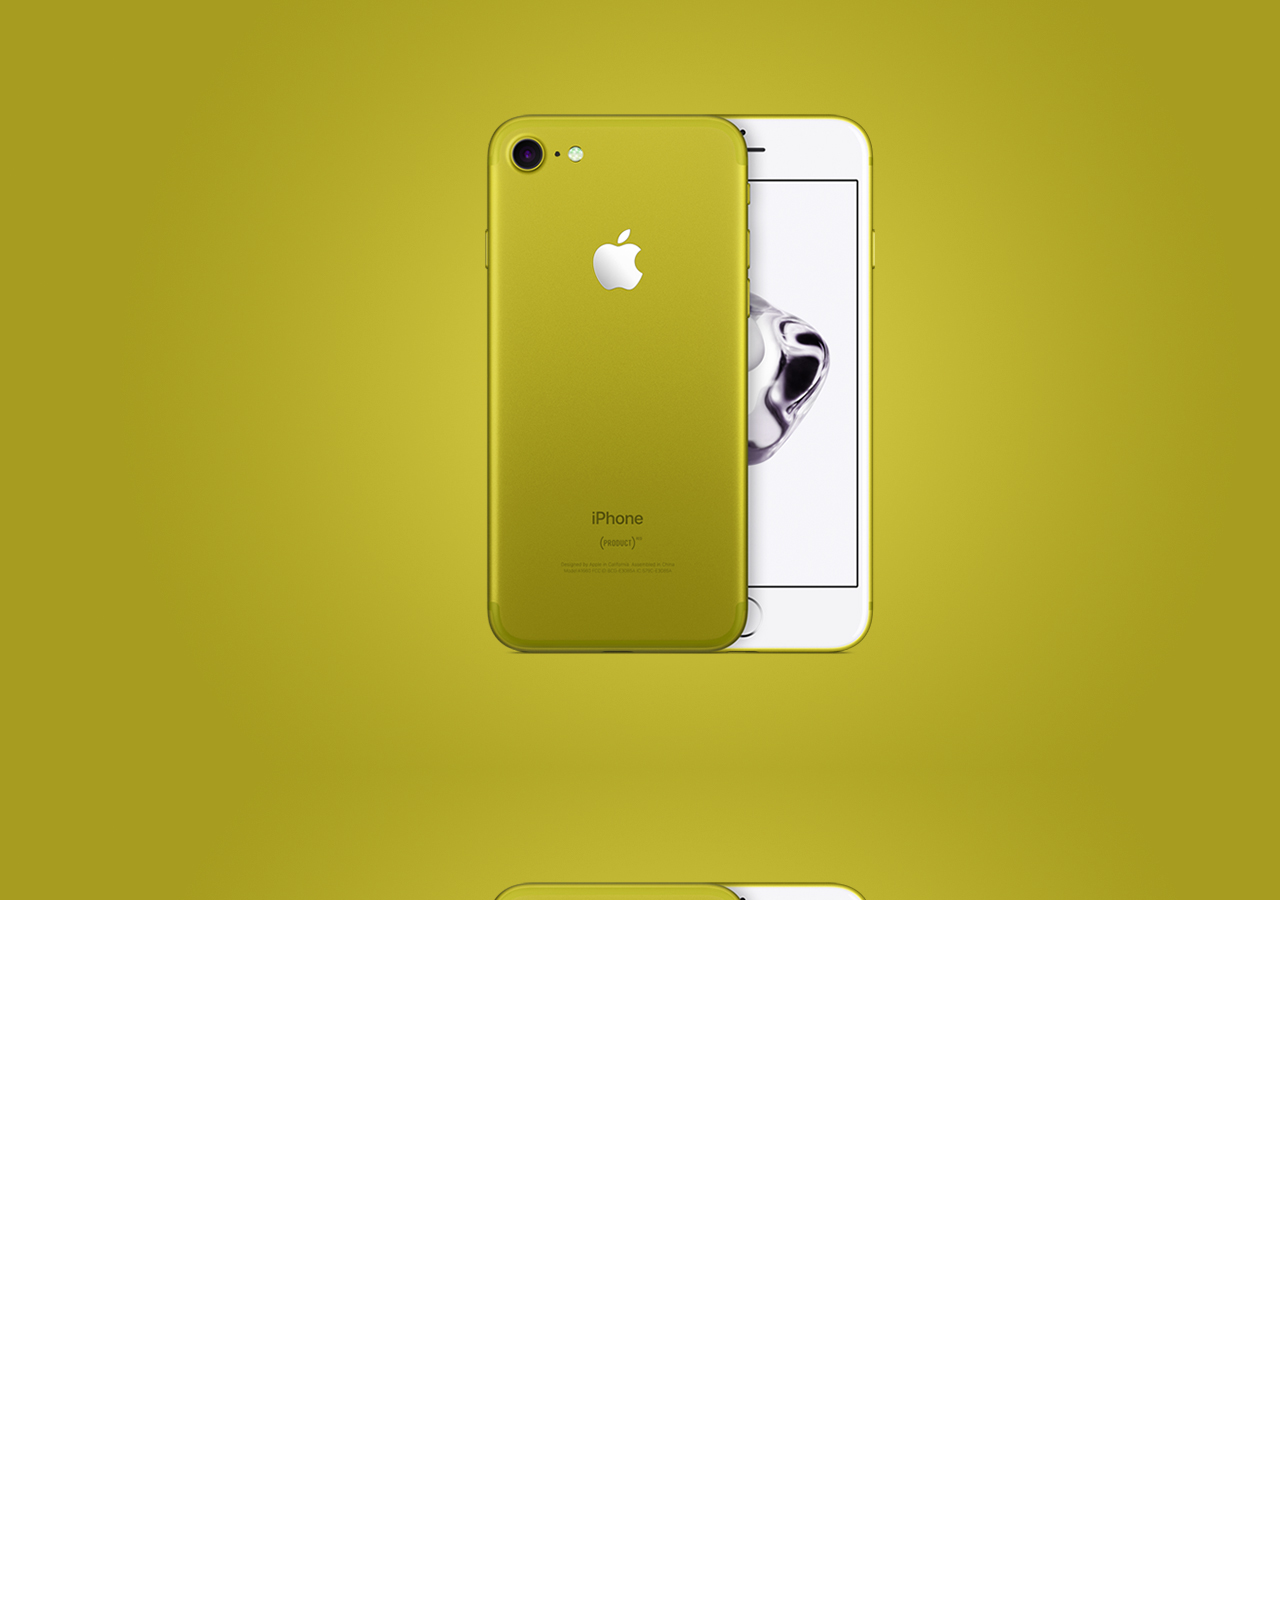
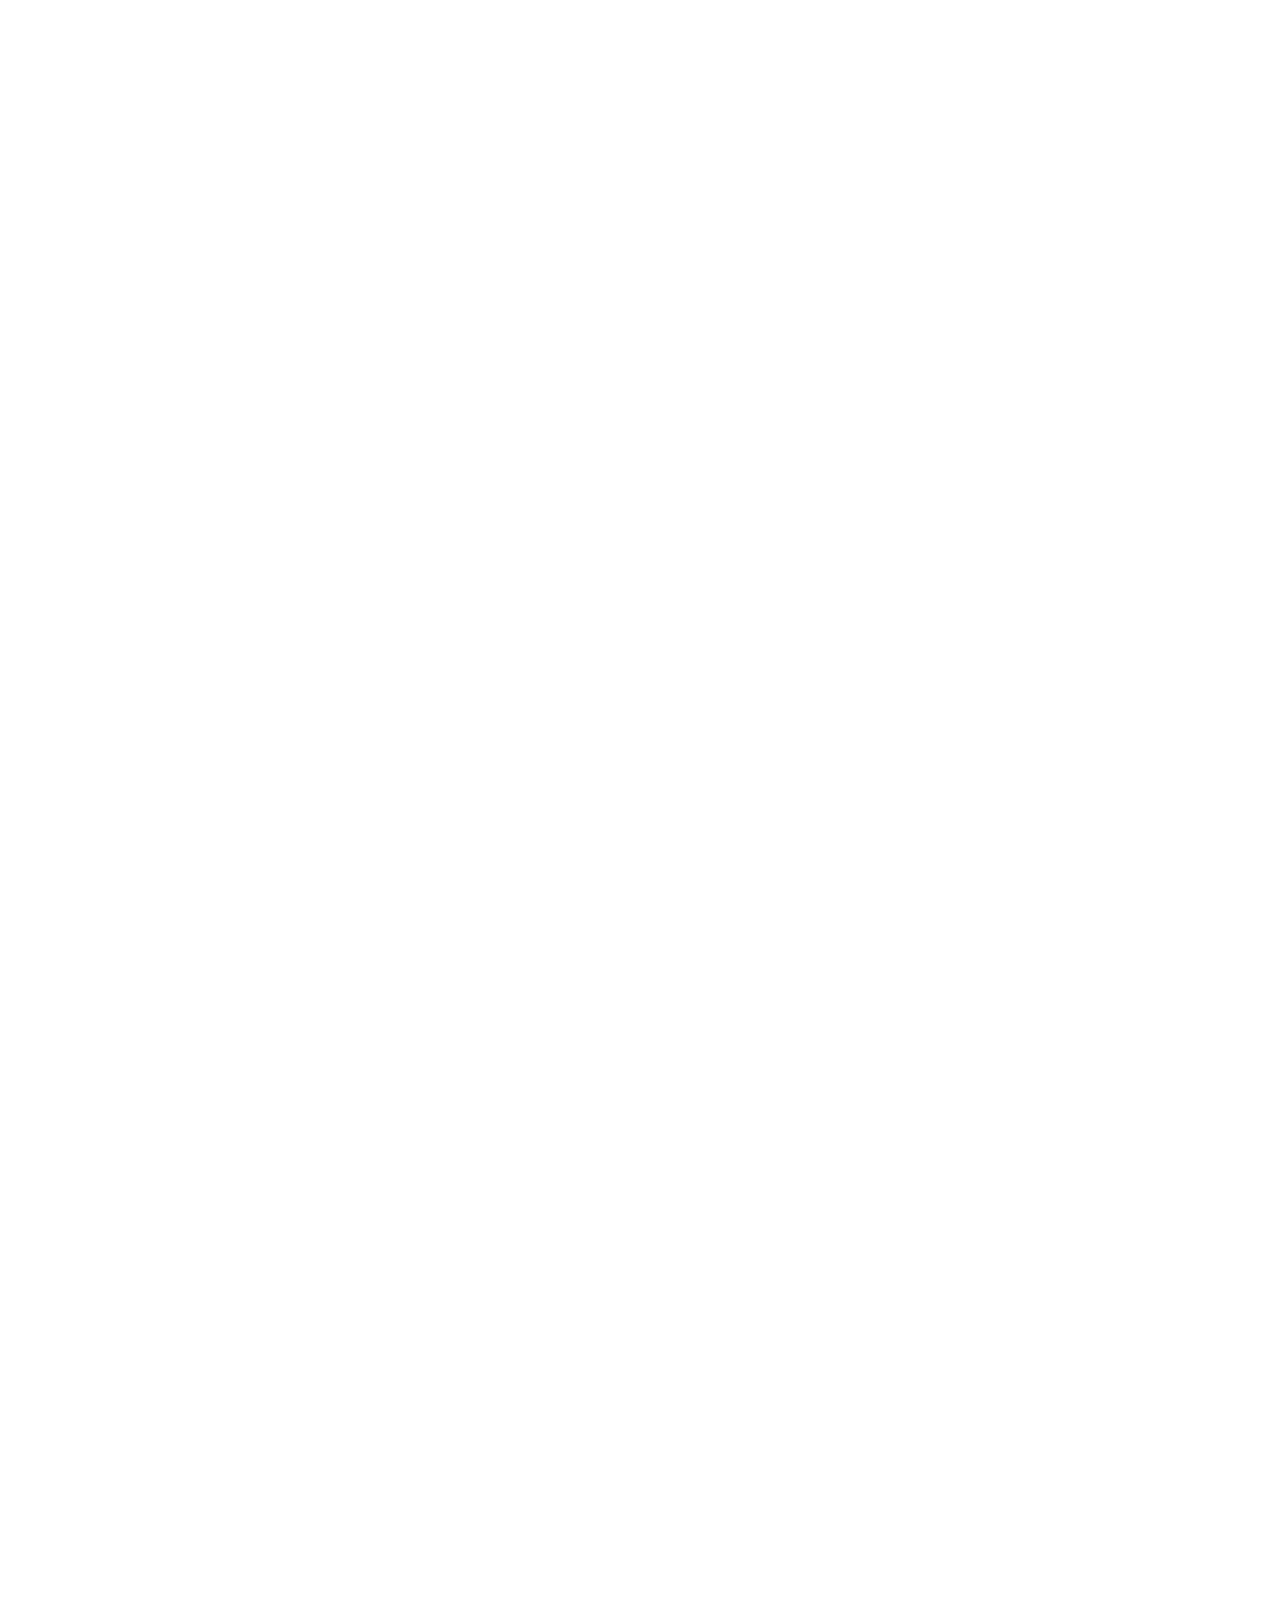
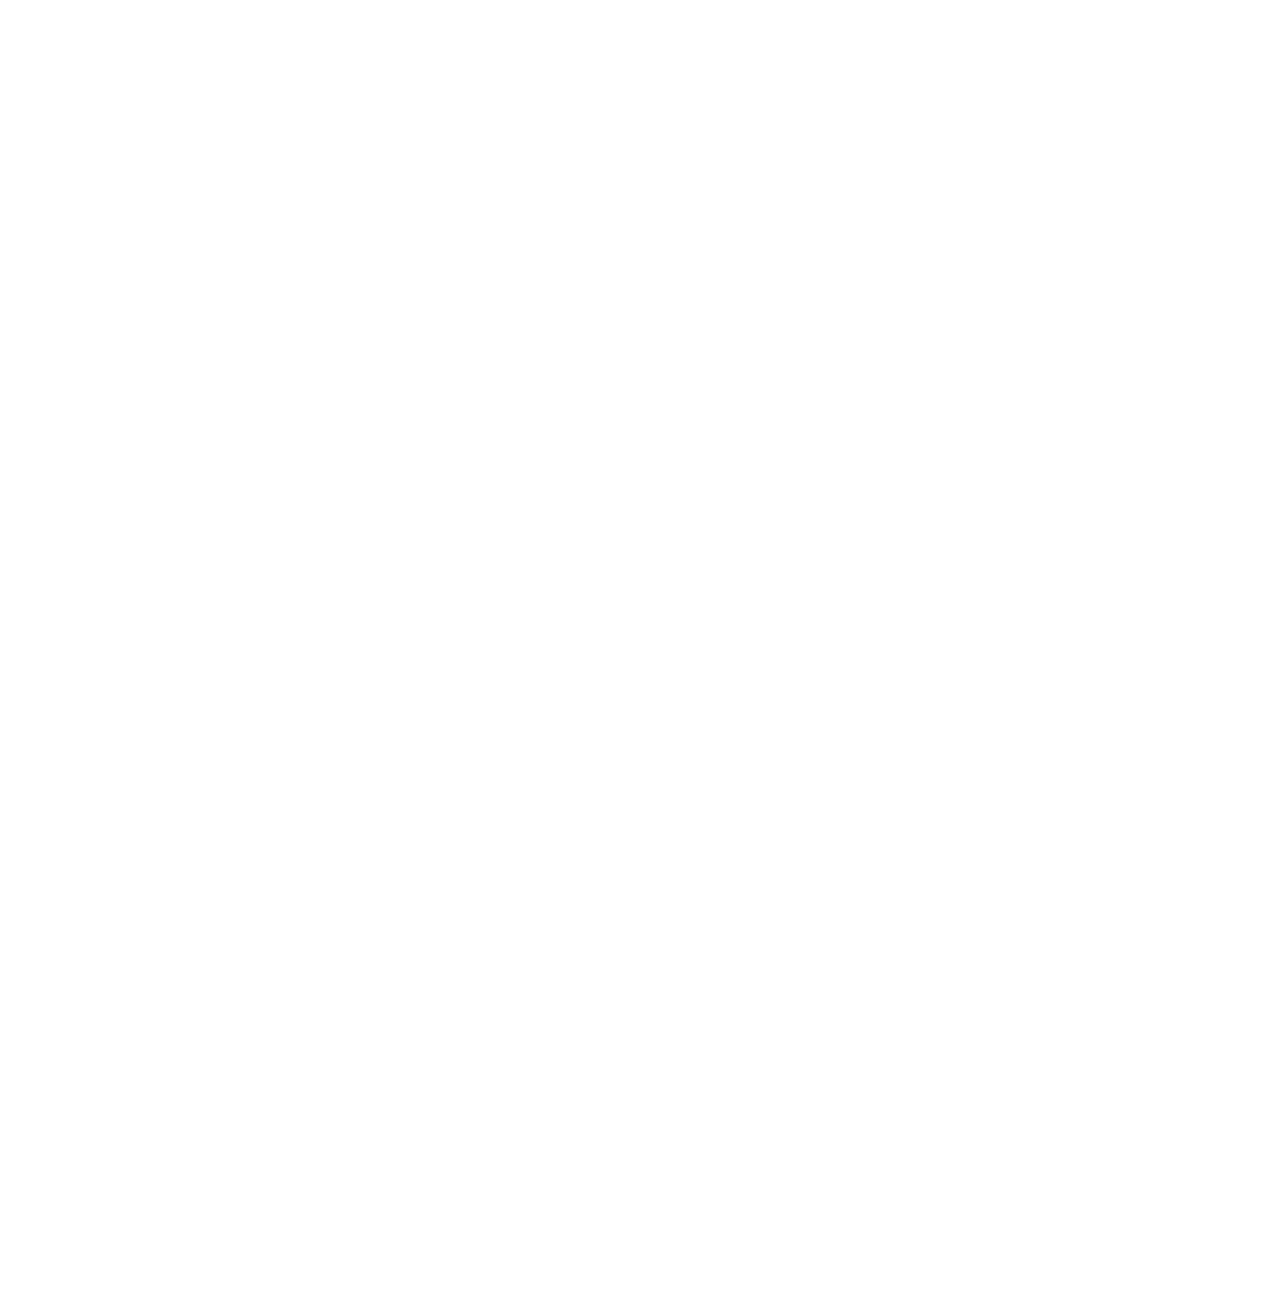
<file: background/index.html>
<!DOCTYPE html>
<html lang="ru">
<head>
  <meta charset="UTF-8">
  <meta name="viewport" content="width=device-width, initial-scale=1.0">
  <meta http-equiv="X-UA-Compatible" content="ie=edge">
  <link rel="stylesheet" href="style.css">
  <title>CSS Fixed Background Scrolling Effect</title>
</head>
<body>
  <section class="sect1"></section>
  <section class="sect2"></section>
  <section class="sect3"></section>
  <section class="sect4"></section>
  <section class="sect5"></section>
</body>
</html>
</file>
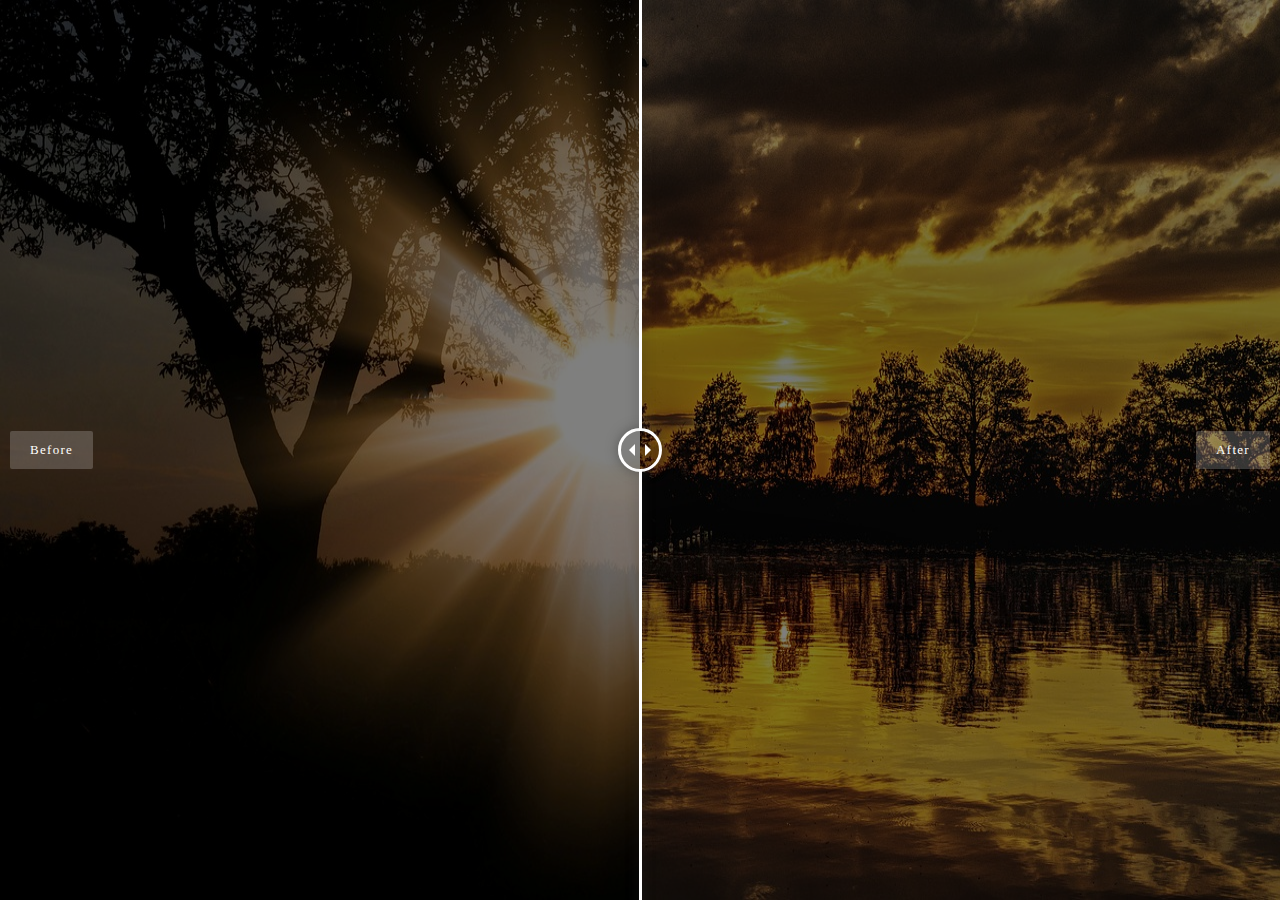
<file: sliders/Image Comparison Slider/index.html>
<!DOCTYPE html>
<html lang="en">
<head>
  <title>Image Comparison Slider with jQuery & CSS3</title>
  <link rel="stylesheet" href="style.css">
  <link rel="stylesheet" href="twentytwenty.css">

  <script src="https://code.jquery.com/jquery-3.2.1.js"></script>
  <script src="jquery.event.move.js"></script>
  <script src="jquery.twentytwenty.js"></script>
  <script>
    $(function() {
      $(".box[data-orientation != 'vertical']").twentytwenty({default_offset_pct:0.5})
    })
  </script>
</head>
<body>
  <div class="box">
    <img src="image1.jpg" alt="">
    <img src="image2.jpg" alt="">
  </div>
</body>
</html>
</file>
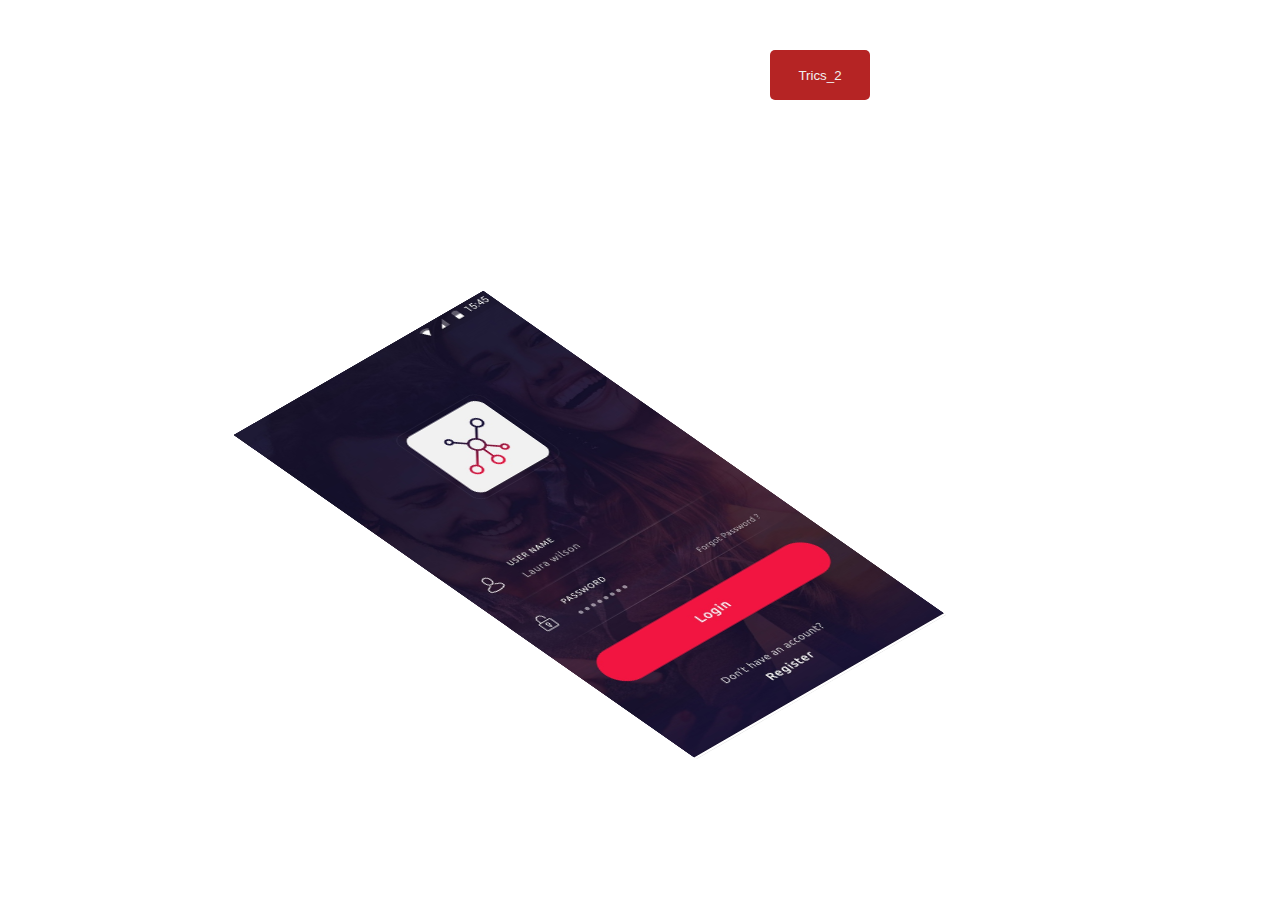
<file: image-hover-effect/Effects_1/tricks_1.html>
<!DOCTYPE html>
<html lang="en">
<head>
	<meta charset="UTF-8">
	<title>CSS 3d Layered Image Hover Effects</title>
	<link rel="stylesheet" href="style.css">
</head>
<body>
		<div class="container">
			<img src="image.jpg" alt="">
			<img src="image.jpg" alt="">
			<img src="image.jpg" alt="">
			<img src="image.jpg" alt="">
		</div>	

		<button><a href="tricks_2.html">Trics_2</a></button>	
		
</body>
</html>
</file>
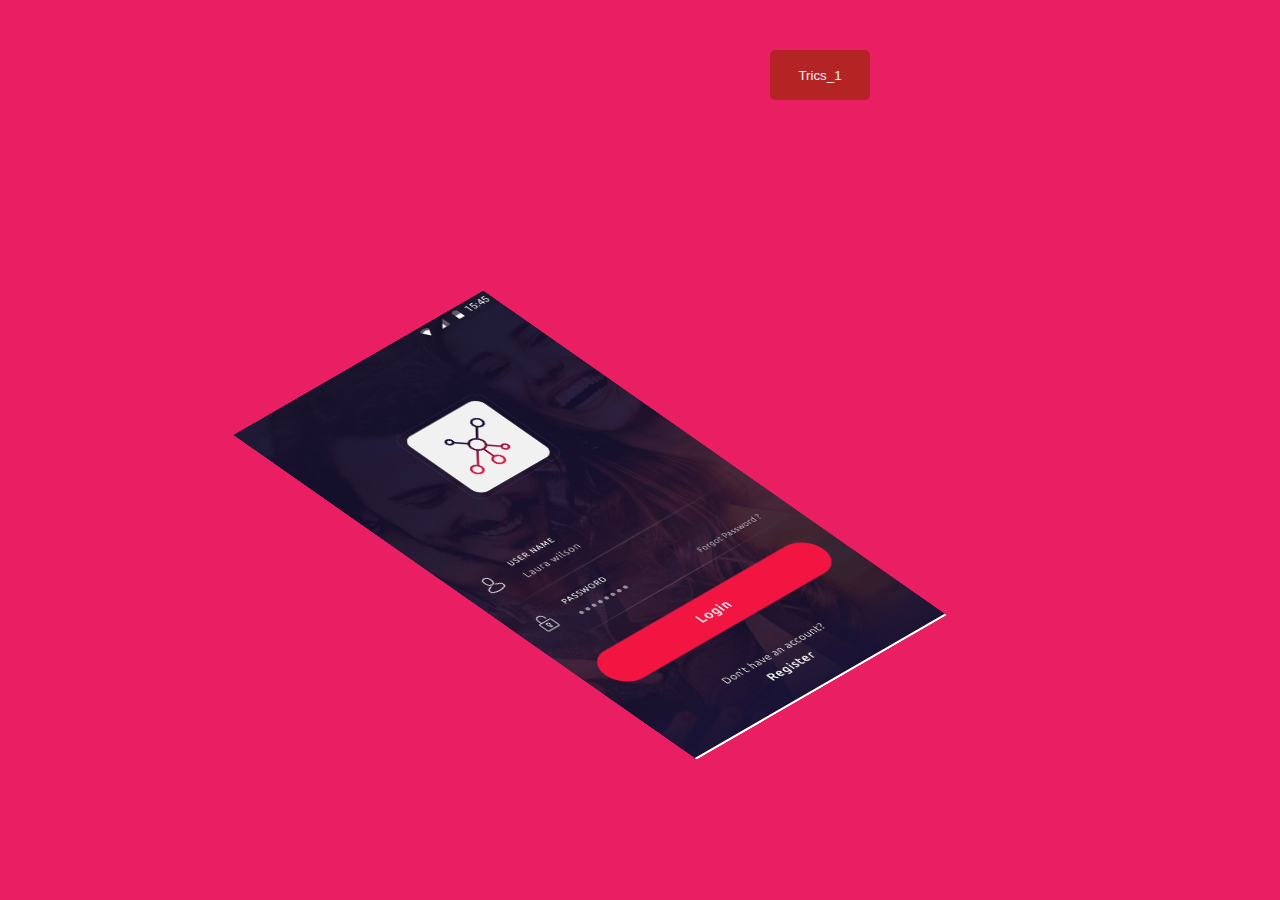
<file: image-hover-effect/Effects_1/tricks_2.html>
<!DOCTYPE html>
<html lang="en">
<head>
	<meta charset="UTF-8">
	<title>CSS 3d Layered Image Hover Effects</title>
	<link rel="stylesheet" href="style.css">
</head>
<body class="tricks_2">
		<div class="box">
			<div class="layer"></div>
			<div class="layer"></div>
			<div class="layer"></div>
			<div class="layer"></div>
		</div>

		<button><a href="tricks_1.html">Trics_1</a></button>	
		
</body>
</html>
</file>
<file: background/style.css>
body {
  margin: 0;
  padding: 0;
}

section {
  height: 100vh;
}

.sect1 {
  background: url("img/image1.jpg");
  background-attachment: fixed;
}

.sect2 {
  background: url("img/image2.jpg");
  background-attachment: fixed;
}

.sect3 {
  background: url("img/image3.jpg");
  background-attachment: fixed;
}

.sect4 {
  background: url("img/image4.jpg");
  background-attachment: fixed;
}

.sect5 {
  background: url("img/image5.jpg");
  background-attachment: fixed;
}
</file>
<file: sliders/Image Comparison Slider/style.css>
body {
  margin: 0;
  padding: 0;
}

.box img {
  width: 100%;
  height: 100vh;
}
</file>
<file: sliders/Image Comparison Slider/twentytwenty.css>
.twentytwenty-horizontal .twentytwenty-handle:before, .twentytwenty-horizontal .twentytwenty-handle:after, .twentytwenty-vertical .twentytwenty-handle:before, .twentytwenty-vertical .twentytwenty-handle:after {
  content: " ";
  display: block;
  background: white;
  position: absolute;
  z-index: 30;
  -webkit-box-shadow: 0px 0px 12px rgba(51, 51, 51, 0.5);
  -moz-box-shadow: 0px 0px 12px rgba(51, 51, 51, 0.5);
  box-shadow: 0px 0px 12px rgba(51, 51, 51, 0.5); }

.twentytwenty-horizontal .twentytwenty-handle:before, .twentytwenty-horizontal .twentytwenty-handle:after {
  width: 3px;
  height: 9999px;
  left: 50%;
  margin-left: -1.5px; }

.twentytwenty-vertical .twentytwenty-handle:before, .twentytwenty-vertical .twentytwenty-handle:after {
  width: 9999px;
  height: 3px;
  top: 50%;
  margin-top: -1.5px; }

.twentytwenty-before-label, .twentytwenty-after-label, .twentytwenty-overlay {
  position: absolute;
  top: 0;
  width: 100%;
  height: 100%; }

.twentytwenty-before-label, .twentytwenty-after-label, .twentytwenty-overlay {
  -webkit-transition-duration: 0.5s;
  -moz-transition-duration: 0.5s;
  transition-duration: 0.5s; }

.twentytwenty-before-label, .twentytwenty-after-label {
  -webkit-transition-property: opacity;
  -moz-transition-property: opacity;
  transition-property: opacity; }

.twentytwenty-before-label:before, .twentytwenty-after-label:before {
  color: white;
  font-size: 13px;
  letter-spacing: 0.1em; }

.twentytwenty-before-label:before, .twentytwenty-after-label:before {
  position: absolute;
  background: rgba(255, 255, 255, 0.2);
  line-height: 38px;
  padding: 0 20px;
  -webkit-border-radius: 2px;
  -moz-border-radius: 2px;
  border-radius: 2px; }

.twentytwenty-horizontal .twentytwenty-before-label:before, .twentytwenty-horizontal .twentytwenty-after-label:before {
  top: 50%;
  margin-top: -19px; }

.twentytwenty-vertical .twentytwenty-before-label:before, .twentytwenty-vertical .twentytwenty-after-label:before {
  left: 50%;
  margin-left: -45px;
  text-align: center;
  width: 90px; }

.twentytwenty-left-arrow, .twentytwenty-right-arrow, .twentytwenty-up-arrow, .twentytwenty-down-arrow {
  width: 0;
  height: 0;
  border: 6px inset transparent;
  position: absolute; }

.twentytwenty-left-arrow, .twentytwenty-right-arrow {
  top: 50%;
  margin-top: -6px; }

.twentytwenty-up-arrow, .twentytwenty-down-arrow {
  left: 50%;
  margin-left: -6px; }

.twentytwenty-container {
  -webkit-box-sizing: content-box;
  -moz-box-sizing: content-box;
  box-sizing: content-box;
  z-index: 0;
  overflow: hidden;
  position: relative;
  -webkit-user-select: none;
  -moz-user-select: none; }
  .twentytwenty-container img {
    max-width: 100%;
    position: absolute;
    top: 0;
    display: block; }
  .twentytwenty-container.active .twentytwenty-overlay, .twentytwenty-container.active :hover.twentytwenty-overlay {
    background: rgba(0, 0, 0, 0); }
    .twentytwenty-container.active .twentytwenty-overlay .twentytwenty-before-label,
    .twentytwenty-container.active .twentytwenty-overlay .twentytwenty-after-label, .twentytwenty-container.active :hover.twentytwenty-overlay .twentytwenty-before-label,
    .twentytwenty-container.active :hover.twentytwenty-overlay .twentytwenty-after-label {
      opacity: 0; }
  .twentytwenty-container * {
    -webkit-box-sizing: content-box;
    -moz-box-sizing: content-box;
    box-sizing: content-box; }

.twentytwenty-before-label {
  opacity: 0; }
  .twentytwenty-before-label:before {
    content: attr(data-content); }

.twentytwenty-after-label {
  opacity: 0; }
  .twentytwenty-after-label:before {
    content: attr(data-content); }

.twentytwenty-horizontal .twentytwenty-before-label:before {
  left: 10px; }

.twentytwenty-horizontal .twentytwenty-after-label:before {
  right: 10px; }

.twentytwenty-vertical .twentytwenty-before-label:before {
  top: 10px; }

.twentytwenty-vertical .twentytwenty-after-label:before {
  bottom: 10px; }

.twentytwenty-overlay {
  -webkit-transition-property: background;
  -moz-transition-property: background;
  transition-property: background;
  background: rgba(0, 0, 0, 0);
  z-index: 25; }
  .twentytwenty-overlay:hover {
    background: rgba(0, 0, 0, 0.5); }
    .twentytwenty-overlay:hover .twentytwenty-after-label {
      opacity: 1; }
    .twentytwenty-overlay:hover .twentytwenty-before-label {
      opacity: 1; }

.twentytwenty-before {
  z-index: 20; }

.twentytwenty-after {
  z-index: 10; }

.twentytwenty-handle {
  height: 38px;
  width: 38px;
  position: absolute;
  left: 50%;
  top: 50%;
  margin-left: -22px;
  margin-top: -22px;
  border: 3px solid white;
  -webkit-border-radius: 1000px;
  -moz-border-radius: 1000px;
  border-radius: 1000px;
  -webkit-box-shadow: 0px 0px 12px rgba(51, 51, 51, 0.5);
  -moz-box-shadow: 0px 0px 12px rgba(51, 51, 51, 0.5);
  box-shadow: 0px 0px 12px rgba(51, 51, 51, 0.5);
  z-index: 40;
  cursor: pointer; }

.twentytwenty-horizontal .twentytwenty-handle:before {
  bottom: 50%;
  margin-bottom: 22px;
  -webkit-box-shadow: 0 3px 0 white, 0px 0px 12px rgba(51, 51, 51, 0.5);
  -moz-box-shadow: 0 3px 0 white, 0px 0px 12px rgba(51, 51, 51, 0.5);
  box-shadow: 0 3px 0 white, 0px 0px 12px rgba(51, 51, 51, 0.5); }
.twentytwenty-horizontal .twentytwenty-handle:after {
  top: 50%;
  margin-top: 22px;
  -webkit-box-shadow: 0 -3px 0 white, 0px 0px 12px rgba(51, 51, 51, 0.5);
  -moz-box-shadow: 0 -3px 0 white, 0px 0px 12px rgba(51, 51, 51, 0.5);
  box-shadow: 0 -3px 0 white, 0px 0px 12px rgba(51, 51, 51, 0.5); }

.twentytwenty-vertical .twentytwenty-handle:before {
  left: 50%;
  margin-left: 22px;
  -webkit-box-shadow: 3px 0 0 white, 0px 0px 12px rgba(51, 51, 51, 0.5);
  -moz-box-shadow: 3px 0 0 white, 0px 0px 12px rgba(51, 51, 51, 0.5);
  box-shadow: 3px 0 0 white, 0px 0px 12px rgba(51, 51, 51, 0.5); }
.twentytwenty-vertical .twentytwenty-handle:after {
  right: 50%;
  margin-right: 22px;
  -webkit-box-shadow: -3px 0 0 white, 0px 0px 12px rgba(51, 51, 51, 0.5);
  -moz-box-shadow: -3px 0 0 white, 0px 0px 12px rgba(51, 51, 51, 0.5);
  box-shadow: -3px 0 0 white, 0px 0px 12px rgba(51, 51, 51, 0.5); }

.twentytwenty-left-arrow {
  border-right: 6px solid white;
  left: 50%;
  margin-left: -17px; }

.twentytwenty-right-arrow {
  border-left: 6px solid white;
  right: 50%;
  margin-right: -17px; }

.twentytwenty-up-arrow {
  border-bottom: 6px solid white;
  top: 50%;
  margin-top: -17px; }

.twentytwenty-down-arrow {
  border-top: 6px solid white;
  bottom: 50%;
  margin-bottom: -17px; }
</file>
<file: image-hover-effect/Effects_1/style.css>
body {
	margin: 0;
	padding: 0;
	width: 100%;
	height: 100vh;
	display: flex;
	align-items: center;
	justify-content: center;
	flex-direction: colunm;
	overflow: hidden;
	background: #fff;
}

.tricks_2 {
	background: #e91e63;
}

button {
	align-self: flex-start;
	width: 100px;
	height: 50px;
	margin-top: 50px;
	border: 0;
	border-radius:5px;
	background: #b52424;
}
button a {
	text-decoration: none;
	color: #f1f1f1;
}

/*-----------Tricks 1--------------*/

.container {
	position: relative;
	width: 360px;
	height: 640px;
	margin-top: 150px;
	background: rgba(0,0,0,.1);
	transform: rotate(-30deg) skew(25deg) scale(.8);
	transition: 0.5s;
}

 .container img {
 	position: absolute;
 	width: 100%;
 	transition: 0.5s;
 }

 .container:hover img:nth-child(4) {
	transform: translate(160px, -160px);
	opacity: 1;
 } 

  .container:hover img:nth-child(3) {
	transform: translate(120px, -120px);
	opacity: .8;
 } 

  .container:hover img:nth-child(2) {
	transform: translate(80px, -80px);
	opacity: .6;
 } 

   .container:hover img:nth-child(1) {
	transform: translate(40px, -40px);
	opacity: .4;
 }


 /*-----------Tricks 2--------------*/


.box {
	background: #000;
	position: relative;
	width: 360px;
	height: 640px;
	margin-top: 150px;
	background: rgba(0, 0, 0, .1);
	transform: rotate(-30deg) skew(25deg) scale(.8);
	transition: 0.5s;
}

.layer {
	position: absolute;
	top: 0;
	left: 0;
	display: block;
	width: 100%;
	height: 100%;
	background: url("image.jpg");
	background-size: cover;
	transition: 0.5s;
}

.box:hover .layer:nth-child(4) {
	transform: translate(160px, -160px);
	opacity: 1;
}

.box:hover .layer:nth-child(3) {
	transform: translate(120px, -120px);
	opacity: 0.8;
}

.box:hover .layer:nth-child(2) {
	transform: translate(80px, -80px);
	opacity: 0.6;
}

.box:hover .layer:nth-child(1) {
	transform: translate(40px, -40px);
	opacity: 0.4;
}
</file>
